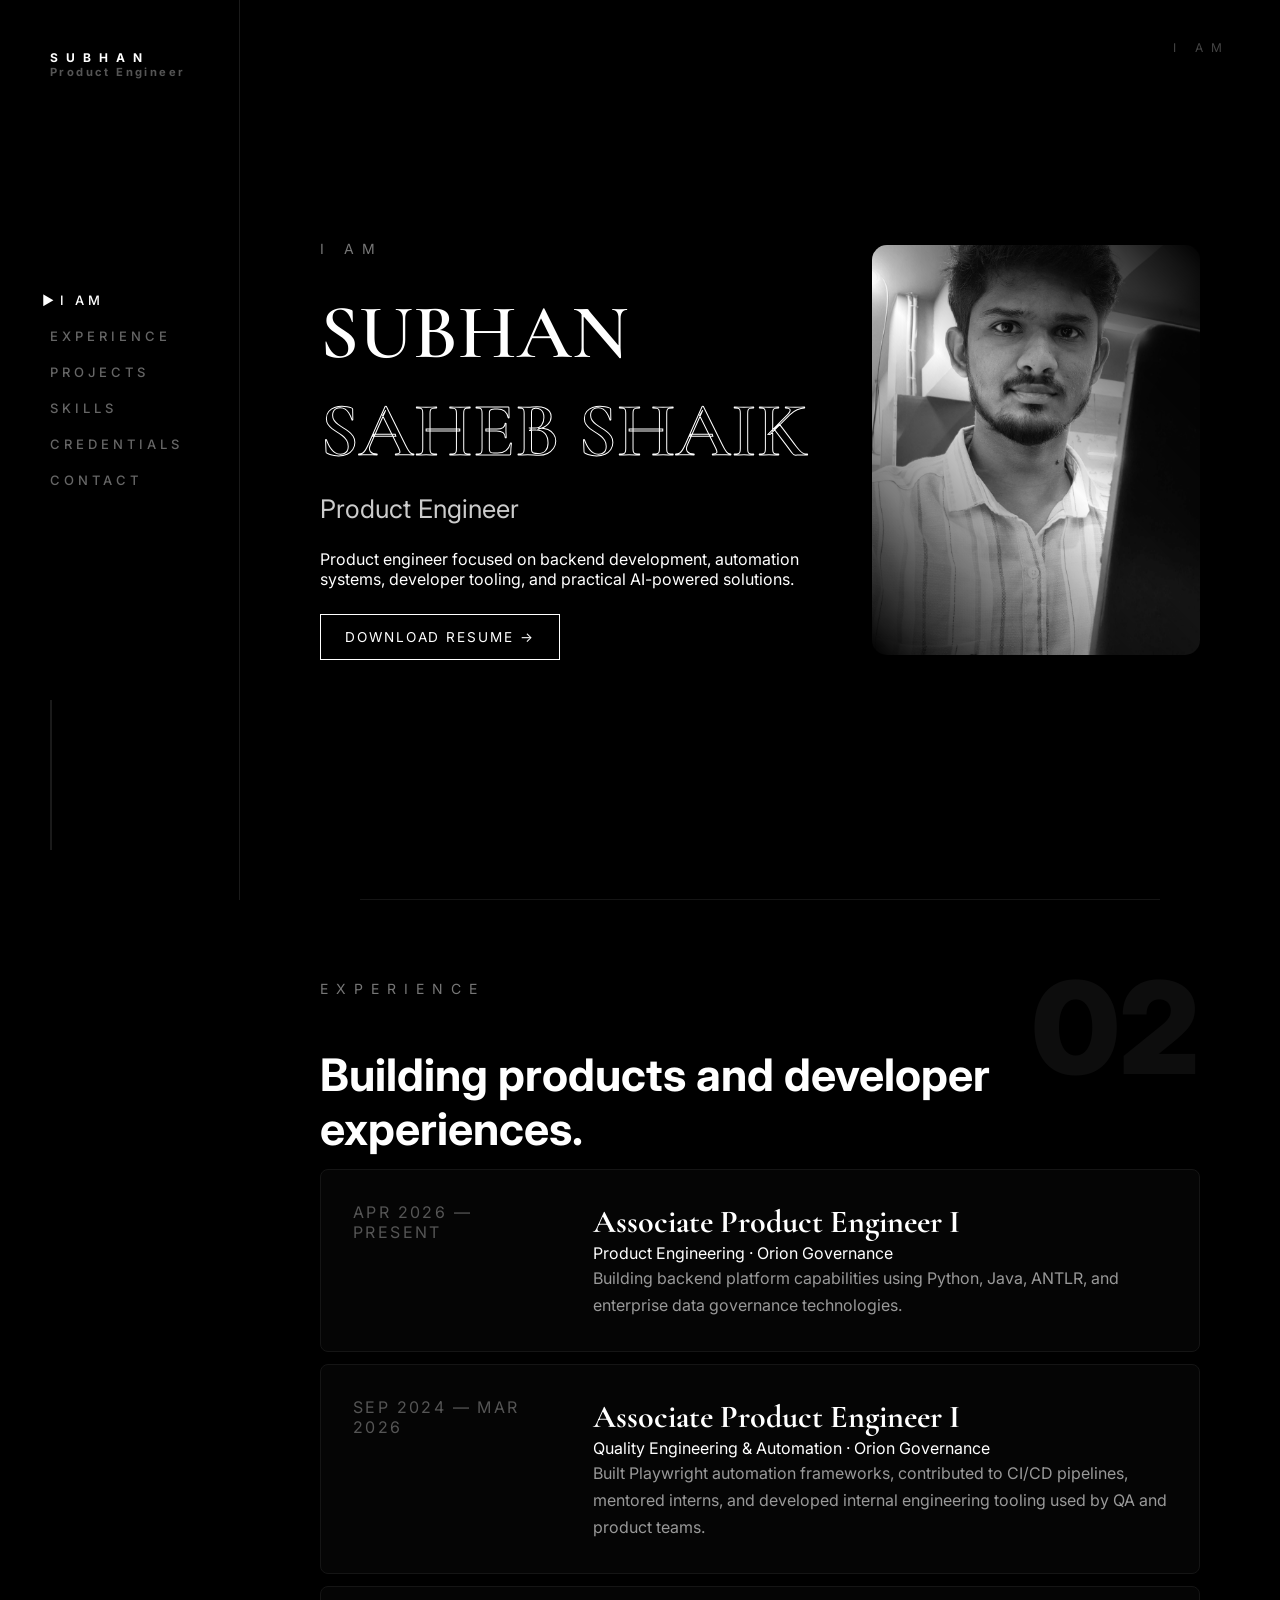
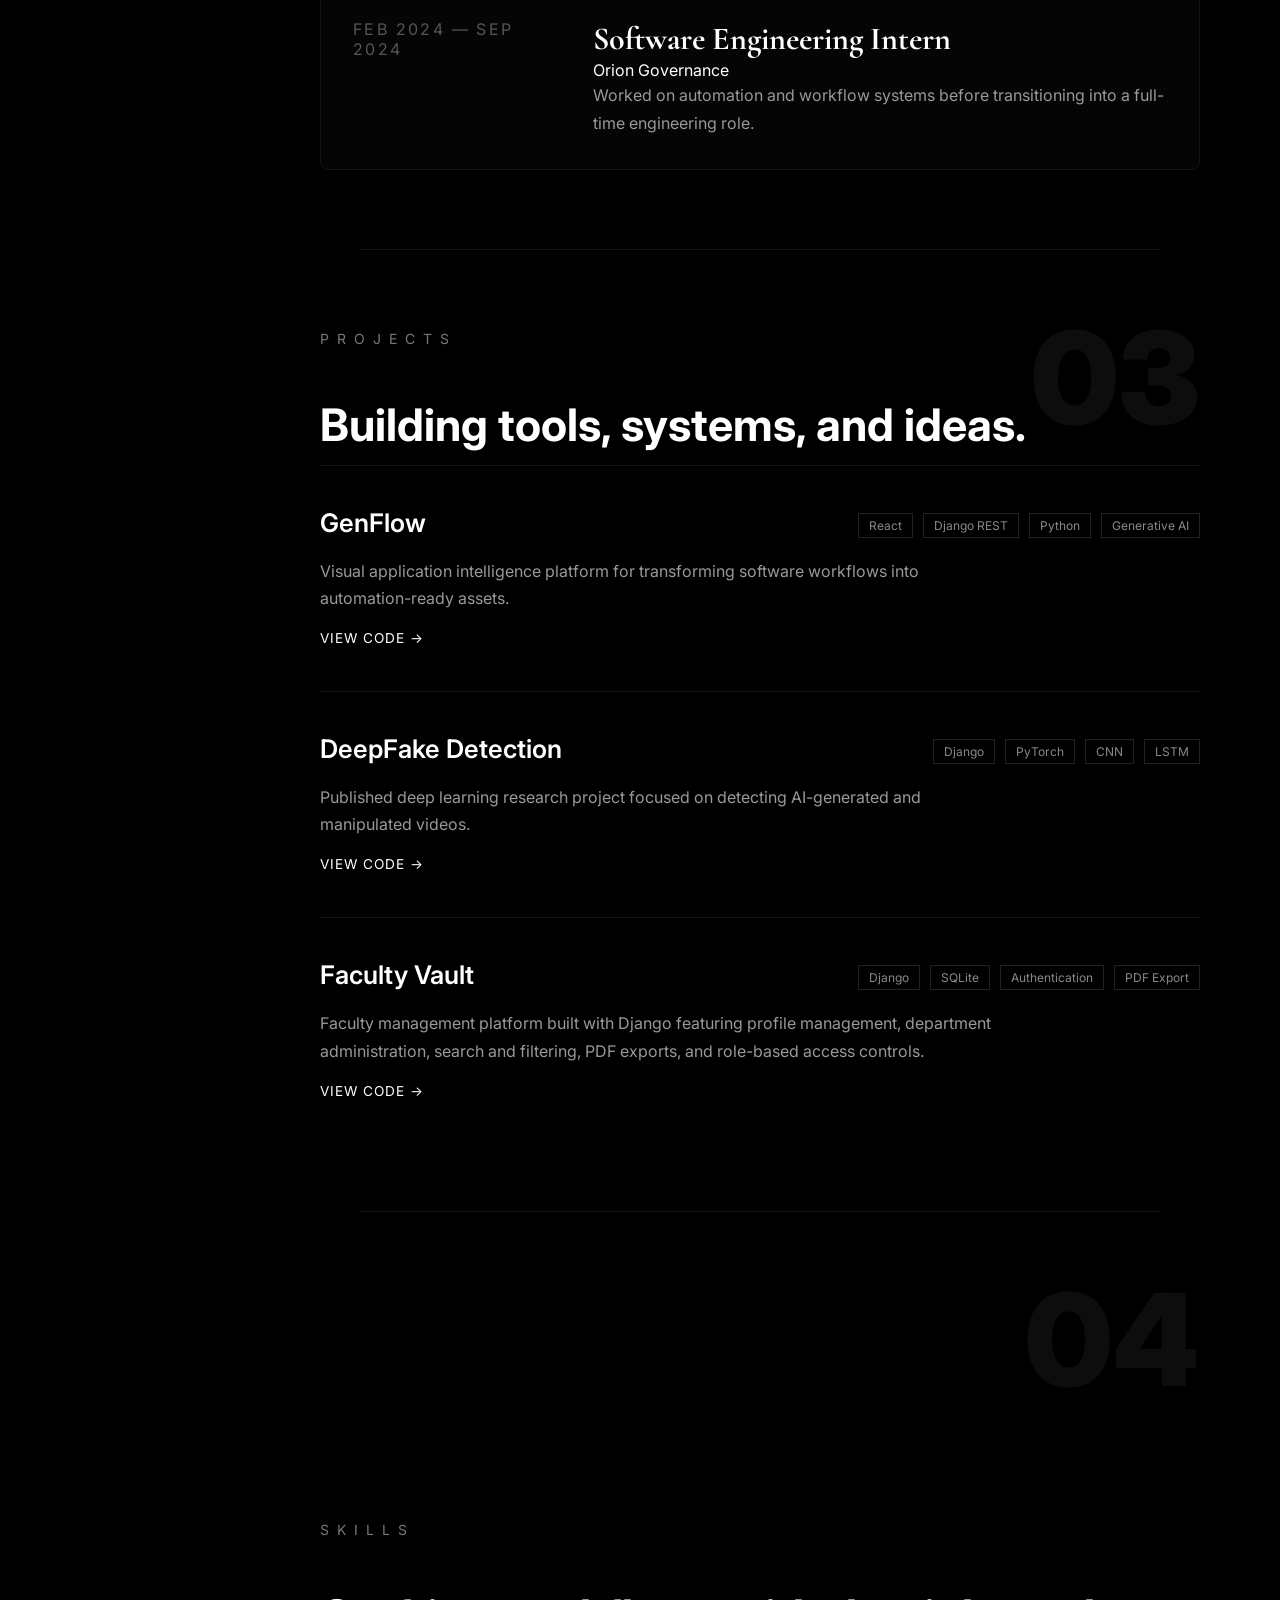
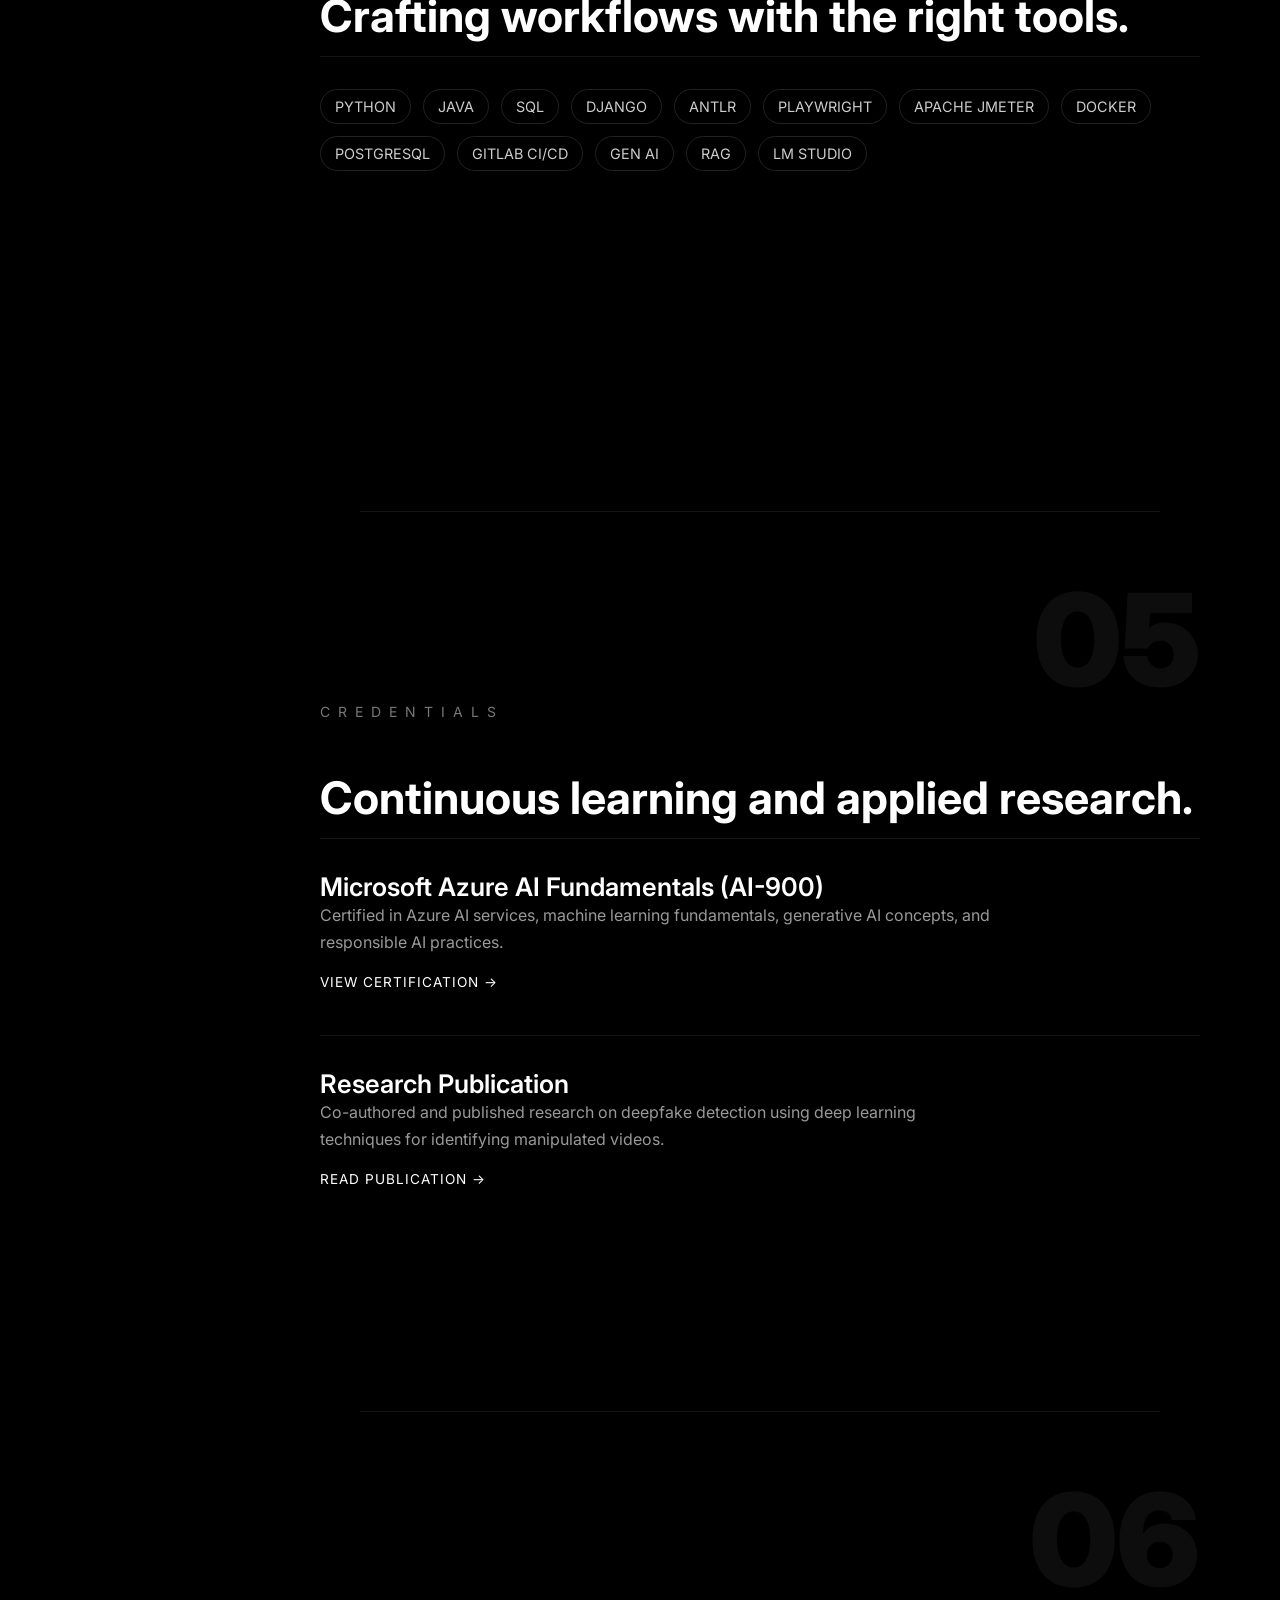
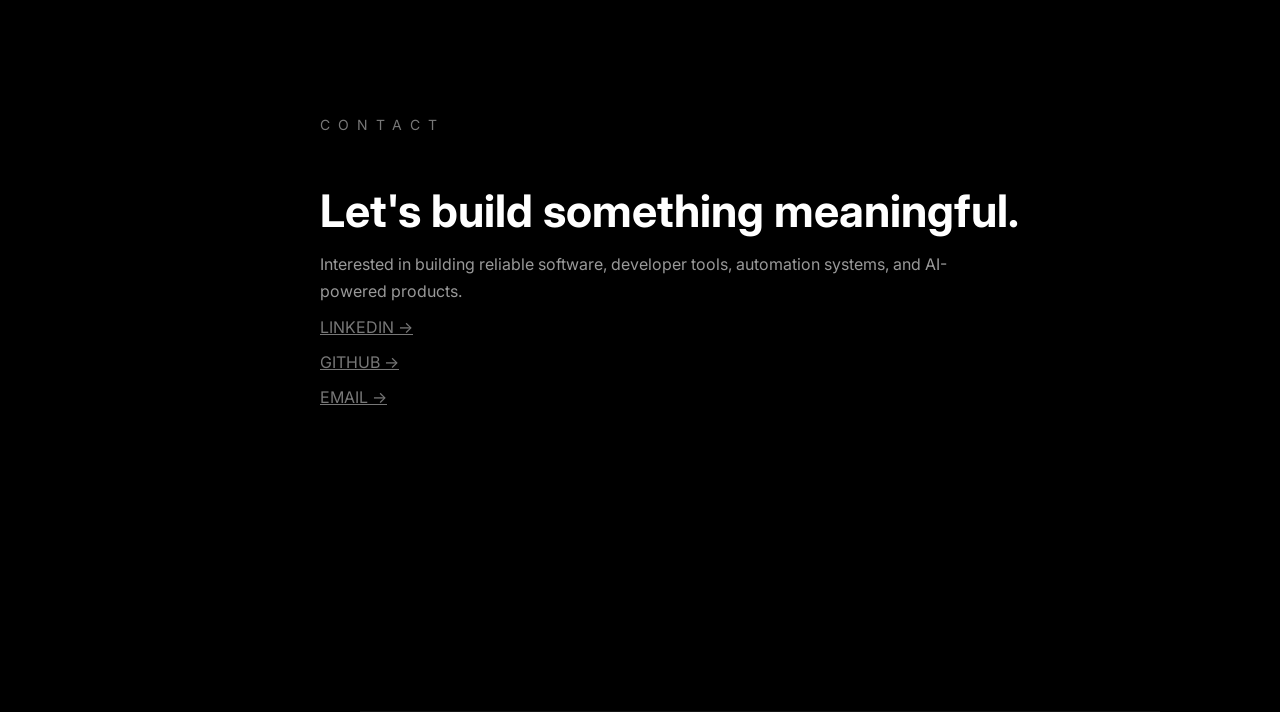
<file: index.html>
<!doctype html>
<html lang="en">
  <head>
    <meta charset="UTF-8" />
    <meta name="viewport" content="width=device-width, initial-scale=1.0" />

    <title>Subhan Saheb Shaik | Product Engineer & Python Developer</title>

    <!-- Primary SEO -->
    <meta
      name="description"
      content="Subhan Saheb Shaik is a Product Engineer and Python Developer specializing in backend development, automation systems, developer tooling, Playwright automation, Django, Java, ANTLR, and AI-powered solutions."
    />

    <meta
      name="keywords"
      content="Subhan Saheb Shaik, Product Engineer, Python Developer, Software Engineer, Automation Engineer, Playwright, Django, Java, ANTLR, Generative AI, Developer Tooling, Backend Developer, CI/CD, PostgreSQL"
    />

    <meta name="author" content="Subhan Saheb Shaik" />
    <meta name="robots" content="index, follow" />

    <!-- Canonical -->
    <link
      rel="canonical"
      href="https://subhansahebshaik.github.io/subhanSahebShaik/"
    />

    <!-- Open Graph -->
    <meta property="og:type" content="website" />

    <meta property="og:title" content="Subhan Saheb Shaik | Product Engineer" />

    <meta
      property="og:description"
      content="Product Engineer focused on backend development, automation systems, developer tooling, and AI-powered solutions."
    />

    <meta
      property="og:url"
      content="https://subhansahebshaik.github.io/subhanSahebShaik/"
    />

    <meta
      property="og:image"
      content="https://subhansahebshaik.github.io/subhanSahebShaik/assets/preview.png"
    />

    <meta property="og:image:alt" content="Subhan Saheb Shaik Portfolio" />

    <meta property="og:site_name" content="Subhan Saheb Shaik" />

    <!-- Twitter -->
    <meta name="twitter:card" content="summary_large_image" />

    <meta
      name="twitter:title"
      content="Subhan Saheb Shaik | Product Engineer"
    />

    <meta
      name="twitter:description"
      content="Backend Development, Automation Systems, Developer Tooling, and AI-powered Solutions."
    />

    <meta
      name="twitter:image"
      content="https://subhansahebshaik.github.io/subhanSahebShaik/assets/preview.png"
    />

    <!-- Theme -->
    <meta name="theme-color" content="#000000" />

    <!-- Fonts -->
    <link rel="preconnect" href="https://fonts.googleapis.com" />

    <link rel="preconnect" href="https://fonts.gstatic.com" crossorigin />

    <link
      href="https://fonts.googleapis.com/css2?family=Inter:wght@300;400;500;600;700;800;900&family=Cormorant+Garamond:wght@300;400;500;600;700&display=swap"
      rel="stylesheet"
    />

    <!-- Favicon -->
    <link rel="icon" type="image/png" href="assets/preview.png" />
    <link rel="shortcut icon" href="assets/preview.png" />
    <link rel="apple-touch-icon" href="assets/preview.png" />

    <!-- Styles -->
    <link rel="stylesheet" href="static/style.css" />

    <!-- Structured Data -->
    <script type="application/ld+json">
      {
        "@context": "https://schema.org",
        "@type": "Person",
        "name": "Subhan Saheb Shaik",
        "jobTitle": "Product Engineer",
        "url": "https://subhansahebshaik.github.io/subhanSahebShaik/",
        "email": "mailto:shaiksubhansaheb609@gmail.com",
        "sameAs": [
          "https://www.linkedin.com/in/subhan-saheb-shaik/",
          "https://github.com/subhanSahebShaik"
        ],
        "knowsAbout": [
          "Python",
          "Java",
          "TypeScript",
          "Playwright",
          "Django",
          "ANTLR",
          "Automation Engineering",
          "Backend Development",
          "CI/CD",
          "Generative AI",
          "Developer Tooling"
        ]
      }
    </script>
  </head>

  <body>
    <div class="mobile-progress">
      <div class="mobile-progress-fill"></div>
    </div>

    <div class="floating-section">I AM</div>
    <aside class="sidebar">
      <div class="logo">
        SUBHAN
        <span>Product Engineer</span>
      </div>

      <nav>
        <a href="#iam" class="nav-link active">I AM</a>
        <a href="#experience" class="nav-link">EXPERIENCE</a>
        <a href="#projects" class="nav-link">PROJECTS</a>
        <a href="#skills" class="nav-link">SKILLS</a>
        <a href="#credentials" class="nav-link">CREDENTIALS</a>
        <a href="#contact" class="nav-link">CONTACT</a>
      </nav>

      <div class="progress-container">
        <div class="progress-bar"></div>
      </div>
    </aside>

    <main>
      <!-- I AM -->

      <section id="iam" class="panel hero-panel">
        <div class="hero-grid">
          <div class="hero-content">
            <span class="eyebrow">I AM</span>

            <h1>SUBHAN</h1>

            <h1 class="outline">SAHEB SHAIK</h1>

            <p class="lead">Product Engineer</p>

            <p class="text">
              Product engineer focused on backend development, automation
              systems, developer tooling, and practical AI-powered solutions.
            </p>

            <div class="hero-actions">
              <a
                href="https://github.com/subhanSahebShaik/subhanSahebShaik/raw/main/SUBHAN_SAHEB_SHAIK_RESUME.pdf"
                target="_blank"
                class="btn-primary"
              >
                DOWNLOAD RESUME →
              </a>
            </div>
          </div>

          <div class="hero-image">
            <img src="assets/profile-bw.jpg" alt="Subhan Saheb Shaik" />
          </div>
        </div>
      </section>

      <!-- EXPERIENCE -->

      <section id="experience" class="panel">
        <span class="section-number">02</span>

        <div class="content">
          <span class="eyebrow">EXPERIENCE</span>

          <h2>Building products and developer experiences.</h2>

          <div class="experience-item">
            <div class="experience-meta">
              <span>APR 2026 — PRESENT</span>
            </div>

            <div>
              <h3>Associate Product Engineer I</h3>

              <h4>Product Engineering · Orion Governance</h4>

              <p>
                Building backend platform capabilities using Python, Java,
                ANTLR, and enterprise data governance technologies.
              </p>
            </div>
          </div>

          <div class="experience-item">
            <div class="experience-meta">
              <span>SEP 2024 — MAR 2026</span>
            </div>

            <div>
              <h3>Associate Product Engineer I</h3>

              <h4>Quality Engineering & Automation · Orion Governance</h4>

              <p>
                Built Playwright automation frameworks, contributed to CI/CD
                pipelines, mentored interns, and developed internal engineering
                tooling used by QA and product teams.
              </p>
            </div>
          </div>

          <div class="experience-item">
            <div class="experience-meta">
              <span>FEB 2024 — SEP 2024</span>
            </div>

            <div>
              <h3>Software Engineering Intern</h3>

              <h4>Orion Governance</h4>

              <p>
                Worked on automation and workflow systems before transitioning
                into a full-time engineering role.
              </p>
            </div>
          </div>
        </div>
      </section>

      <!-- PROJECTS -->

      <section id="projects" class="panel">
        <span class="section-number">03</span>

        <div class="content">
          <span class="eyebrow"> PROJECTS </span>

          <h2>Building tools, systems, and ideas.</h2>

          <div class="project">
            <div class="project-header">
              <h3>GenFlow</h3>

              <div class="project-meta">
                <span>React</span>
                <span>Django REST</span>
                <span>Python</span>
                <span>Generative AI</span>
              </div>
            </div>

            <p>
              Visual application intelligence platform for transforming software
              workflows into automation-ready assets.
            </p>
            <div class="project-links">
              <a
                href="https://github.com/subhanSahebShaik/detectify"
                target="_blank"
                >VIEW CODE →</a
              >
            </div>
          </div>

          <div class="project">
            <div class="project-header">
              <h3>DeepFake Detection</h3>

              <div class="project-meta">
                <span>Django</span>
                <span>PyTorch</span>
                <span>CNN</span>
                <span>LSTM</span>
              </div>
            </div>

            <p>
              Published deep learning research project focused on detecting
              AI-generated and manipulated videos.
            </p>
            <div class="project-links">
              <a
                href="https://github.com/subhanSahebShaik/detectify"
                target="_blank"
                >VIEW CODE →</a
              >
            </div>
          </div>

          <div class="project">
            <div class="project-header">
              <h3>Faculty Vault</h3>
              <div class="project-meta">
                <span>Django</span>
                <span>SQLite</span>
                <span> Authentication</span>
                <span>PDF Export</span>
              </div>
            </div>

            <p>
              Faculty management platform built with Django featuring profile
              management, department administration, search and filtering, PDF
              exports, and role-based access controls.
            </p>

            <div class="project-links">
              <a
                href="https://github.com/subhanSahebShaik/facultyvault"
                target="_blank"
                >VIEW CODE →</a
              >
            </div>
          </div>
        </div>
      </section>

      <!-- SKILLS -->

      <section id="skills" class="panel">
        <span class="section-number">04</span>

        <div class="content">
          <span class="eyebrow">SKILLS</span>
          <h2>Crafting workflows with the right tools.</h2>

          <div class="skills-group">
            <span>PYTHON</span>
            <span>JAVA</span>
            <span>SQL</span>

            <span>DJANGO</span>
            <span>ANTLR</span>

            <span>PLAYWRIGHT</span>
            <span>APACHE JMETER</span>

            <span>DOCKER</span>
            <span>POSTGRESQL</span>
            <span>GITLAB CI/CD</span>

            <span>GEN AI</span>
            <span>RAG</span>
            <span>LM STUDIO</span>
          </div>
        </div>
      </section>

      <!-- CREDENTIALS -->

      <section id="credentials" class="panel">
        <span class="section-number">05</span>

        <div class="content">
          <span class="eyebrow">CREDENTIALS</span>

          <h2>Continuous learning and applied research.</h2>

          <div class="project">
            <h3>Microsoft Azure AI Fundamentals (AI-900)</h3>

            <p>
              Certified in Azure AI services, machine learning fundamentals,
              generative AI concepts, and responsible AI practices.
            </p>
            <div class="project-links">
              <a
                href="https://learn.microsoft.com/en-us/users/shaiksubhansaheb-3479/credentials/ba3601399cd6046c"
                target="_blank"
                class="credential-link"
              >
                VIEW CERTIFICATION →
              </a>
            </div>
          </div>

          <div class="project">
            <h3>Research Publication</h3>

            <p>
              Co-authored and published research on deepfake detection using
              deep learning techniques for identifying manipulated videos.
            </p>
            <div class="project-links">
              <a
                href="https://imanagerpublications.com/article/20719"
                target="_blank"
                class="credential-link"
              >
                READ PUBLICATION →
              </a>
            </div>
          </div>
        </div>
      </section>

      <!-- CONTACT -->

      <section id="contact" class="panel">
        <span class="section-number">06</span>

        <div class="content">
          <span class="eyebrow">CONTACT</span>

          <h2>Let's build something meaningful.</h2>

          <p>
            Interested in building reliable software, developer tools,
            automation systems, and AI-powered products.
          </p>

          <div class="links">
            <a href="https://www.linkedin.com/in/subhan-saheb-shaik/">
              LINKEDIN →
            </a>

            <a href="https://github.com/subhanSahebShaik"> GITHUB → </a>

            <a href="mailto:shaiksubhansaheb609@gmail.com"> EMAIL → </a>
          </div>
        </div>
      </section>
    </main>

    <script src="static/script.js"></script>
  </body>
</html>
</file>
<file: static/style.css>
:root {
    --bg: #000;
    --text: #fff;
    --muted: #666;
    --line: #1b1b1b;
    --sidebar-width: 240px;
}

* {
    margin: 0;
    padding: 0;
    box-sizing: border-box;
}

html {
    scroll-behavior: smooth;
    scroll-padding-top: 40px;
}

body {
    background: var(--bg);
    color: var(--text);
    font-family: Inter, sans-serif;
    overflow-x: hidden;
}

.floating-section {

    position: fixed;

    top: 40px;

    right: 50px;

    z-index: 999;

    font-size: 12px;

    letter-spacing: 8px;

    color: #444;

    text-transform: uppercase;
}

.sidebar {

    position: fixed;

    left: 0;
    top: 0;

    width: var(--sidebar-width);
    height: 100vh;

    border-right: 1px solid var(--line);

    padding: 50px;

    display: flex;
    flex-direction: column;
    justify-content: space-between;

    z-index: 1000;
}

.logo {

    font-size: 0.75rem;

    letter-spacing: .5rem;

    font-weight: 700;

    color: white;
}

nav {

    display: flex;
    flex-direction: column;
    gap: 20px;
}

.nav-link {

    font-size: 13px;

    letter-spacing: .25rem;

    font-weight: 500;

    text-transform: uppercase;

    color: var(--muted);

    text-decoration: none;
}

.nav-link.active {

    color: white;

    transform: translateX(10px);
}

.nav-link.active::before {

    content: "\25BA";

    position: absolute;

    left: -18px;
}

.outline {

    color: transparent;

    -webkit-text-stroke: 1px white;
}

.progress-container {

    width: 2px;

    height: 150px;

    background: #1a1a1a;
}

.progress-bar {

    width: 100%;

    height: 0;

    background: white;
}

main {

    margin-left: var(--sidebar-width);
}

.panel {

    position: relative;

    min-height: 100vh;

    display: flex;

    align-items: center;

    padding: 80px;
}

.panel::after {

    content: "";

    position: absolute;

    bottom: 0;

    left: 120px;

    right: 120px;

    height: 1px;

    background: #151515;
}

.section-number {

    position: absolute;

    right: 80px;

    top: 50px;

    font-size: 10vw;

    font-weight: 900;

    color: rgba(255, 255, 255, .05);

    pointer-events: none;

}

.content {
    width: 100%;
    max-width: 900px;
    z-index: 2;

    display: flex;

    flex-direction: column;

    gap: 12px;
}

.eyebrow {

    display: block;

    color: #777;

    letter-spacing: 8px;

    margin-bottom: 40px;

    font-size: 14px;
}

h1 {
    font-family: "Cormorant Garamond";
    font-size: clamp(3rem, 6vw, 5rem);
    line-height: .95;
    font-weight: 600;
}

h2 {
    font-family: Inter, sans-serif;
    /* font-family: "Cormorant Garamond"; */
    font-size: clamp(1.9rem, 4vw, 2.8rem);
    font-weight: 700;
    line-height: 1.2;
}

.lead {

    font-size: clamp(1.2rem, 2vw, 1.6rem);

    color: #ccc;
}

.content p {

    max-width: 68ch;

    line-height: 1.7;

    color: #999;

    font-size: 1rem;
}

.project {

    padding: 32px 0;

    border-top: 1px solid #151515;
}

.project h3 {
    font-size: clamp(1.4rem, 2vw, 1.8rem);
    font-family: Inter, sans-serif;
    font-weight: 600;
}

.project a {
    color: #fff;
    font-size: 0.85rem;
    text-decoration: none;
    letter-spacing: 1px;
}

.project-links {
    margin-top: 15px;
}

.skills-group {
    display: flex;
    flex-wrap: wrap;
    gap: 12px;
    border-top: 1px solid #151515;
    padding: 32px 0;
}

.skills-group span {
    font-size: .9rem;
    padding: 8px 14px;
    border: 1px solid #222;
    color: #ccc;
    border-radius: 999px;
}

.skills-group span:hover {
    color: white;
}

.links {

    display: flex;

    flex-direction: column;

    gap: 15px;
}

.links a {

    color: #777;

    transition: .3s ease;
}

.links a:hover {

    color: white;

    transform: translateX(6px);
}

.mobile-progress {

    display: none;

    position: fixed;

    top: 0;
    left: 0;

    width: 100%;

    height: 3px;

    background: #111;

    z-index: 9999;
}

.mobile-progress-fill {

    height: 100%;

    width: 0%;

    background: white;
}

.experience-item {

    display: grid;

    grid-template-columns:
        minmax(140px, 180px) 1fr;

    gap: 60px;

    padding: 32px;

    background: #050505;

    border: 1px solid #151515;

    border-radius: 8px;
}

.experience-item:hover {
    border-color: #333;
}

.experience-meta {

    color: #555;

    letter-spacing: .15rem;
}

.experience-item h3 {

    font-size: 2rem;

    font-family:
        "Cormorant Garamond";
}

.experience-item h4 {
    font-weight: 400;
    line-height: 1.5;
    color: #fff;
}

.project-header {

    display: flex;

    justify-content: space-between;

    align-items: end;

    margin-bottom: 20px;
}

.logo span {

    display: block;

    color: #555;

    font-size: .7rem;

    letter-spacing: .15rem;
}

#contact {
    min-height: 100vh;
    display: flex;
    align-items: center;
}


.project-meta {
    display: flex;
    gap: 10px;
    flex-wrap: wrap;
    margin-top: 15px;
}

.project-meta span {
    border: 1px solid #222;
    padding: 4px 10px;
    font-size: .75rem;
    color: #888;
}

.hero-actions {
    margin-top: 30px;
}

.btn-primary {
    display: inline-flex;
    align-items: center;
    padding: 14px 24px;
    border: 1px solid #fff;
    color: #fff;
    text-decoration: none;
    font-size: .85rem;
    letter-spacing: .12rem;
    transition: .3s;
}

.btn-primary:hover {
    background: #fff;
    color: #000;
}

.hero-grid {
    display: grid;
    grid-template-columns: 1.2fr .8fr;
    gap: 60px;
    align-items: center;
}

.hero-image {
    position: relative;
}

.hero-image img {
    display: block;
    width: 100%;
    aspect-ratio: 4 / 5;
    object-fit: cover;
    border-radius: 15px;
}

.hero-image::after {
    content: "";
    position: absolute;
    inset: 0;

    background: linear-gradient(45deg,
            rgba(0, 0, 0, 1) 0%,
            rgba(0, 0, 0, .5) 25%,
            transparent,
            rgba(0, 0, 0, .5) 75%,
            rgba(0, 0, 0, 1) 100%);

    pointer-events: none;
    mix-blend-mode: multiply;
}

.hero-content .outline,
.lead,
.text,
.hero-actions {
    margin-top: 25px;
}

@media(max-width:1000px) {

    .sidebar {
        display: none;
    }

    .mobile-progress {
        display: block;
    }

    main {
        margin-left: 0;
    }

    .panel {
        padding: 70px 24px;
        min-height: 100vh;
    }

    .panel::after {
        left: 30px;
        right: 30px;
    }

    .section-number {
        display: none;
    }

    h1 {
        font-size: 3rem;
    }

    h2 {
        font-size: 2rem;
    }

    .lead {
        font-size: 1.4rem;
    }

    .skill-grid {
        grid-template-columns: 1fr;
    }

    .experience-item {

        grid-template-columns: 1fr;

        gap: 20px;

        padding: 20px;
    }

    .experience-item h4 {
        margin-bottom: 5px;
    }

    .project-header {

        flex-direction: column;

        align-items: flex-start;

        gap: 12px;
    }

    .content {
        gap: 18px;
    }

    .project {
        padding: 24px 0;
    }

    .hero-grid {
        grid-template-columns: 1fr;
    }

    .hero-content {
        margin-top: 200px;
    }

    #iam {
        background-image: linear-gradient(rgba(0, 0, 0, 0.3),
                rgba(0, 0, 0, 1)),
            url("../assets/profile-bw.jpg");
        background-size: cover;
        background-position: center;
        background-repeat: no-repeat;
    }

    .hero-image {
        display: none;
    }

}
</file>
